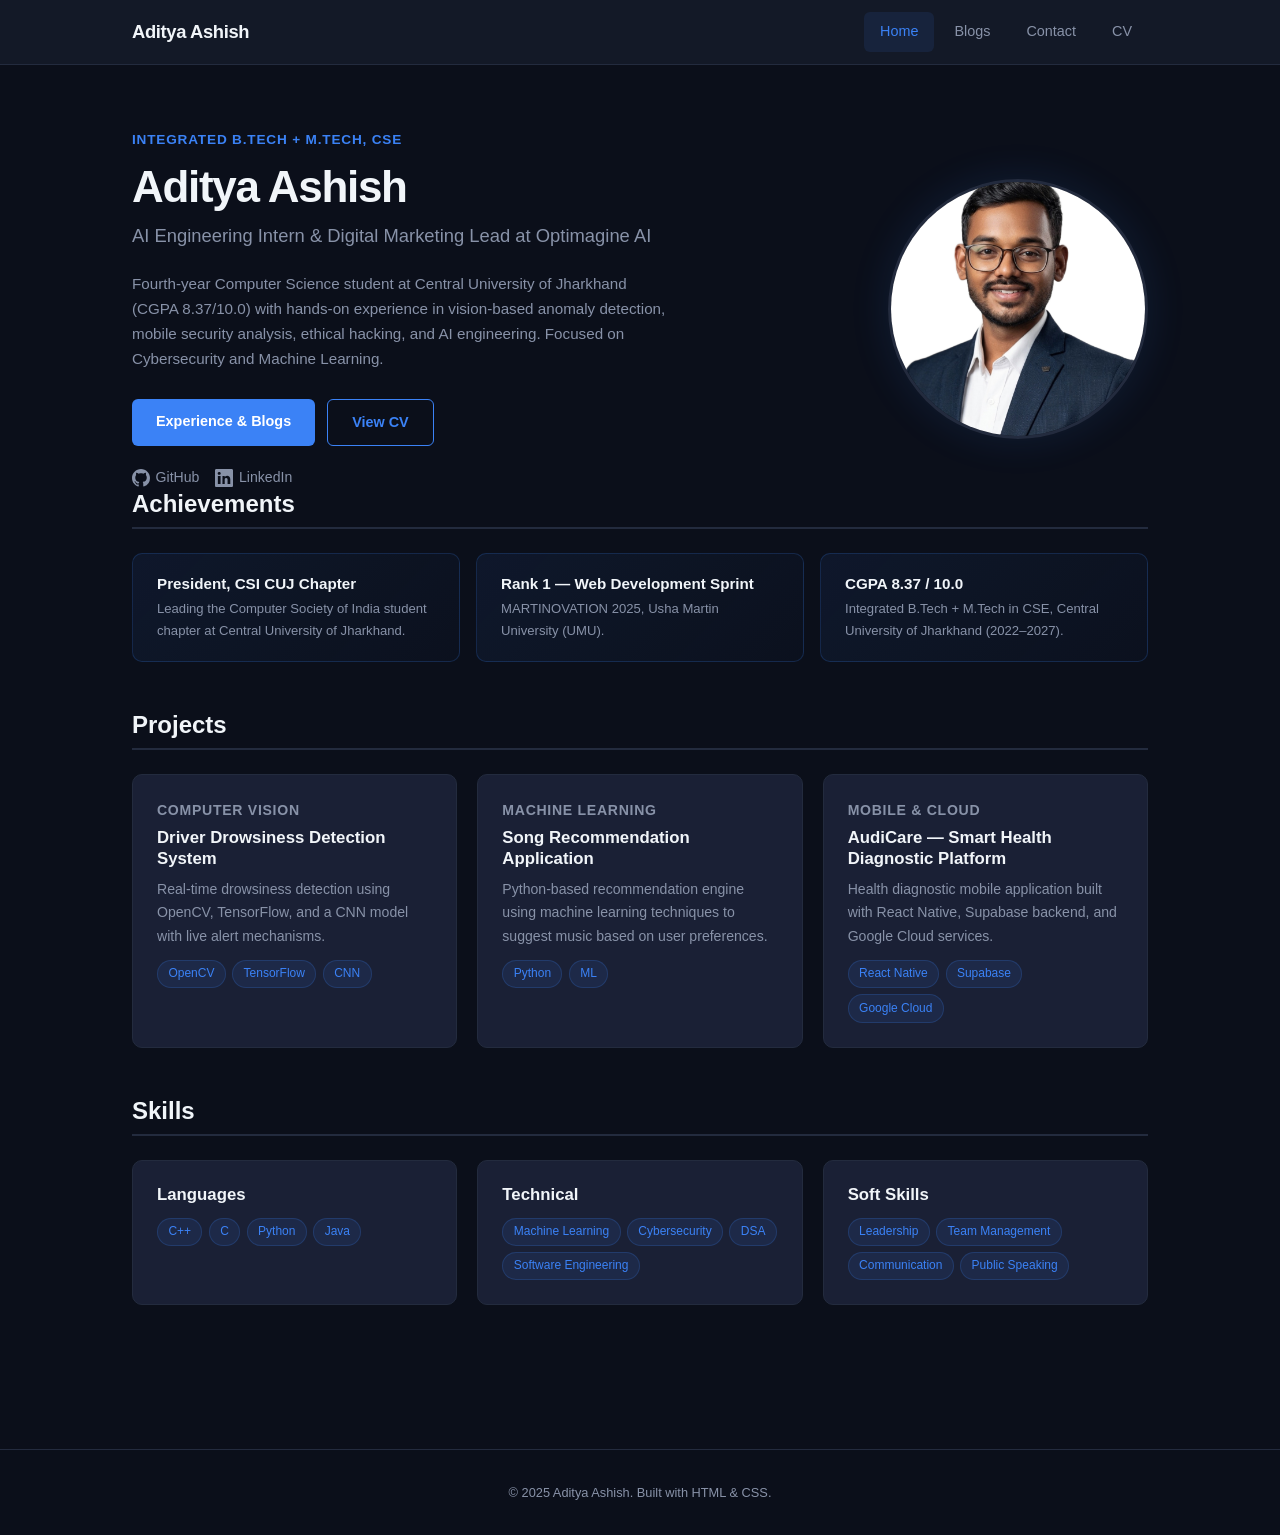
<file: index.html>
<!DOCTYPE html>
<html lang="en">
<head>
  <meta charset="UTF-8">
  <meta name="viewport" content="width=device-width, initial-scale=1.0">
  <title>Aditya Ashish — CSE Student &amp; AI Engineering Intern</title>
  <meta name="description" content="Portfolio of Aditya Ashish — Integrated B.Tech + M.Tech CSE student at CUJ, AI Engineering Intern at Optimagine AI, with interests in Cybersecurity and Machine Learning.">
  <link rel="stylesheet" href="style.css">
</head>
<body>

  <!-- Navigation -->
  <header class="site-nav">
    <div class="nav-inner">
      <a href="index.html" class="nav-brand">Aditya Ashish</a>
      <button class="nav-toggle" aria-label="Toggle navigation" aria-expanded="false" onclick="document.querySelector('.nav-links').classList.toggle('open');this.setAttribute('aria-expanded',this.getAttribute('aria-expanded')==='false')">
        <span></span><span></span><span></span>
      </button>
      <ul class="nav-links">
        <li><a class="active" href="index.html">Home</a></li>
        <li><a href="blogs.html">Blogs</a></li>
        <li><a href="contact.html">Contact</a></li>
        <li><a href="ADITYA_ASHISH.pdf" target="_blank" rel="noopener noreferrer">CV</a></li>
      </ul>
    </div>
  </header>

  <main class="page">

    <!-- Hero -->
    <section class="hero">
      <div class="hero-content">
        <p class="hero-eyebrow">Integrated B.Tech + M.Tech, CSE</p>
        <h1>Aditya Ashish</h1>
        <p class="hero-subtitle">AI Engineering Intern &amp; Digital Marketing Lead at Optimagine AI</p>
        <p class="hero-bio">
          Fourth-year Computer Science student at Central University of Jharkhand (CGPA 8.37/10.0)
          with hands-on experience in vision-based anomaly detection, mobile security analysis,
          ethical hacking, and AI engineering. Focused on Cybersecurity and Machine Learning.
        </p>
        <div class="btn-group">
          <a href="blogs.html" class="btn btn-primary">Experience &amp; Blogs</a>
          <a href="ADITYA_ASHISH.pdf" class="btn btn-outline" target="_blank" rel="noopener noreferrer">View CV</a>
        </div>
        <div class="social-row">
          <a href="https://github.com/ASHISH-ADITYA" target="_blank" rel="noopener noreferrer">
            <svg viewBox="0 0 16 16" aria-hidden="true"><path d="M8 0C3.58 0 0 3.58 0 8c0 3.54 2.29 6.53 5.47 7.59.4.07.55-.17.55-.38 0-.19-.01-.82-.01-1.49-2.01.37-2.53-.49-2.69-.94-.09-.23-.48-.94-.82-1.13-.28-.15-.68-.52-.01-.53.63-.01 1.08.58 1.23.82.72 1.21 1.87.87 2.33.66.07-.52.28-.87.51-1.07-1.78-.2-3.64-.89-3.64-3.95 0-.87.31-1.59.82-2.15-.08-.2-.36-1.02.08-2.12 0 0 .67-.21 2.2.82.64-.18 1.32-.27 2-.27.68 0 1.36.09 2 .27 1.53-1.04 2.2-.82 2.2-.82.44 1.1.16 1.92.08 2.12.51.56.82 1.27.82 2.15 0 3.07-1.87 3.75-3.65 3.95.29.25.54.73.54 1.48 0 1.07-.01 1.93-.01 2.2 0 .21.15.46.55.38A8.01 8.01 0 0016 8c0-4.42-3.58-8-8-8z"/></svg>
            GitHub
          </a>
          <a href="https://www.linkedin.com/in/aditya-ashish-14a0712b9/" target="_blank" rel="noopener noreferrer">
            <svg viewBox="0 0 16 16" aria-hidden="true"><path d="M0 1.146C0 .513.526 0 1.175 0h13.65C15.474 0 16 .513 16 1.146v13.708c0 .633-.526 1.146-1.175 1.146H1.175C.526 16 0 15.487 0 14.854V1.146zm4.943 12.248V6.169H2.542v7.225h2.401zm-1.2-8.212c.837 0 1.358-.554 1.358-1.248-.015-.709-.52-1.248-1.342-1.248-.822 0-1.359.54-1.359 1.248 0 .694.521 1.248 1.327 1.248h.016zm4.908 8.212V9.359c0-.216.016-.432.08-.586.173-.431.568-.878 1.232-.878.869 0 1.216.662 1.216 1.634v3.865h2.401V9.25c0-2.22-1.184-3.252-2.764-3.252-1.274 0-1.845.7-2.165 1.193V6.169H6.651c.032.678 0 7.225 0 7.225h2.401z"/></svg>
            LinkedIn
          </a>
        </div>
      </div>
      <div class="hero-portrait-wrap">
        <img
          class="hero-portrait"
          src="WhatsApp Image 2025-11-17 at 10.02.46 PM.png"
          alt="Portrait photograph of Aditya Ashish"
        >
      </div>
    </section>

    <!-- Achievements -->
    <section aria-labelledby="achievements-heading">
      <h2 id="achievements-heading" class="section-title">Achievements</h2>
      <div class="highlight-row">
        <div class="highlight">
          <h3>President, CSI CUJ Chapter</h3>
          <p>Leading the Computer Society of India student chapter at Central University of Jharkhand.</p>
        </div>
        <div class="highlight">
          <h3>Rank 1 — Web Development Sprint</h3>
          <p>MARTINOVATION 2025, Usha Martin University (UMU).</p>
        </div>
        <div class="highlight">
          <h3>CGPA 8.37 / 10.0</h3>
          <p>Integrated B.Tech + M.Tech in CSE, Central University of Jharkhand (2022–2027).</p>
        </div>
      </div>
    </section>

    <!-- Projects -->
    <section aria-labelledby="projects-heading">
      <h2 id="projects-heading" class="section-title">Projects</h2>
      <div class="card-grid">
        <article class="card">
          <p class="card-label">Computer Vision</p>
          <h3>Driver Drowsiness Detection System</h3>
          <p>Real-time drowsiness detection using OpenCV, TensorFlow, and a CNN model with live alert mechanisms.</p>
          <div class="tag-list">
            <span class="tag">OpenCV</span>
            <span class="tag">TensorFlow</span>
            <span class="tag">CNN</span>
          </div>
        </article>
        <article class="card">
          <p class="card-label">Machine Learning</p>
          <h3>Song Recommendation Application</h3>
          <p>Python-based recommendation engine using machine learning techniques to suggest music based on user preferences.</p>
          <div class="tag-list">
            <span class="tag">Python</span>
            <span class="tag">ML</span>
          </div>
        </article>
        <article class="card">
          <p class="card-label">Mobile &amp; Cloud</p>
          <h3>AudiCare — Smart Health Diagnostic Platform</h3>
          <p>Health diagnostic mobile application built with React Native, Supabase backend, and Google Cloud services.</p>
          <div class="tag-list">
            <span class="tag">React Native</span>
            <span class="tag">Supabase</span>
            <span class="tag">Google Cloud</span>
          </div>
        </article>
      </div>
    </section>

    <!-- Skills -->
    <section aria-labelledby="skills-heading">
      <h2 id="skills-heading" class="section-title">Skills</h2>
      <div class="card-grid">
        <div class="card">
          <h3>Languages</h3>
          <div class="tag-list">
            <span class="tag">C++</span>
            <span class="tag">C</span>
            <span class="tag">Python</span>
            <span class="tag">Java</span>
          </div>
        </div>
        <div class="card">
          <h3>Technical</h3>
          <div class="tag-list">
            <span class="tag">Machine Learning</span>
            <span class="tag">Cybersecurity</span>
            <span class="tag">DSA</span>
            <span class="tag">Software Engineering</span>
          </div>
        </div>
        <div class="card">
          <h3>Soft Skills</h3>
          <div class="tag-list">
            <span class="tag">Leadership</span>
            <span class="tag">Team Management</span>
            <span class="tag">Communication</span>
            <span class="tag">Public Speaking</span>
          </div>
        </div>
      </div>
    </section>

  </main>

  <footer class="site-footer">
    <p>&copy; 2025 Aditya Ashish. Built with HTML &amp; CSS.</p>
  </footer>

</body>
</html>
</file>
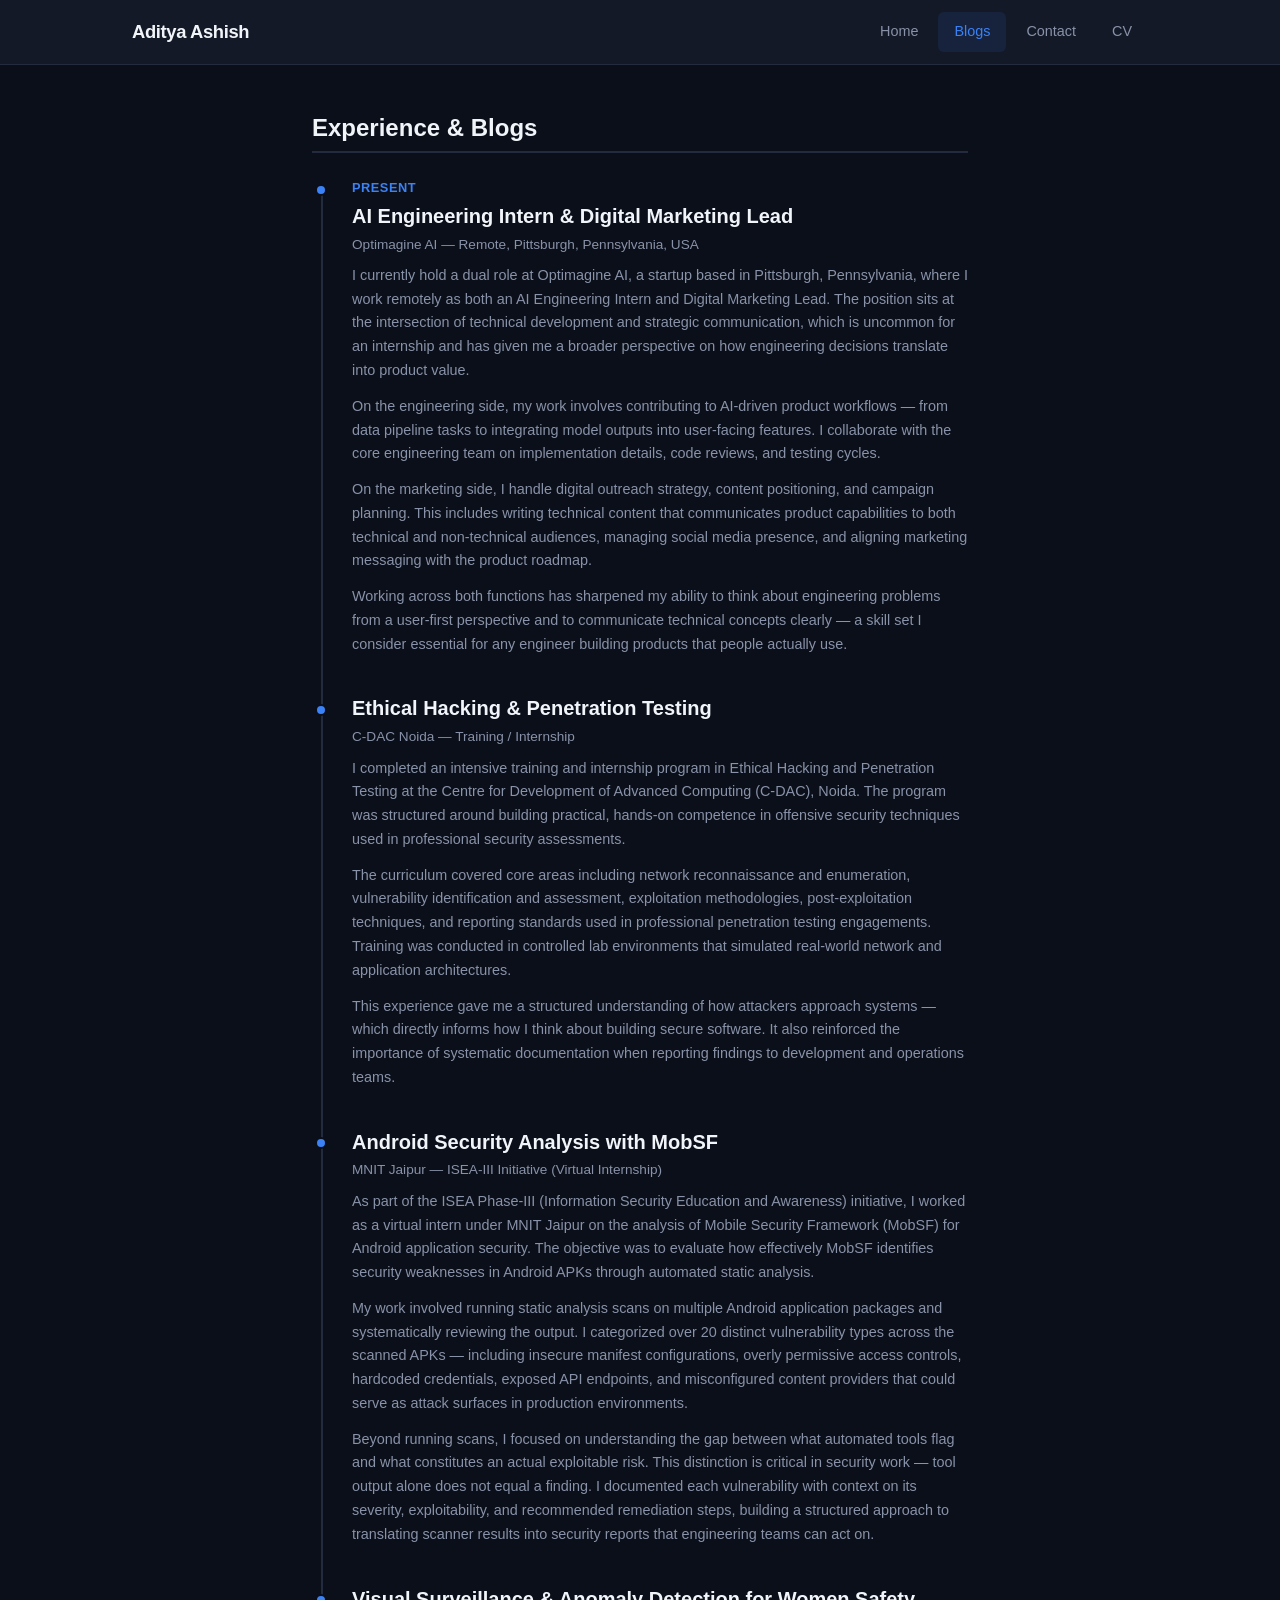
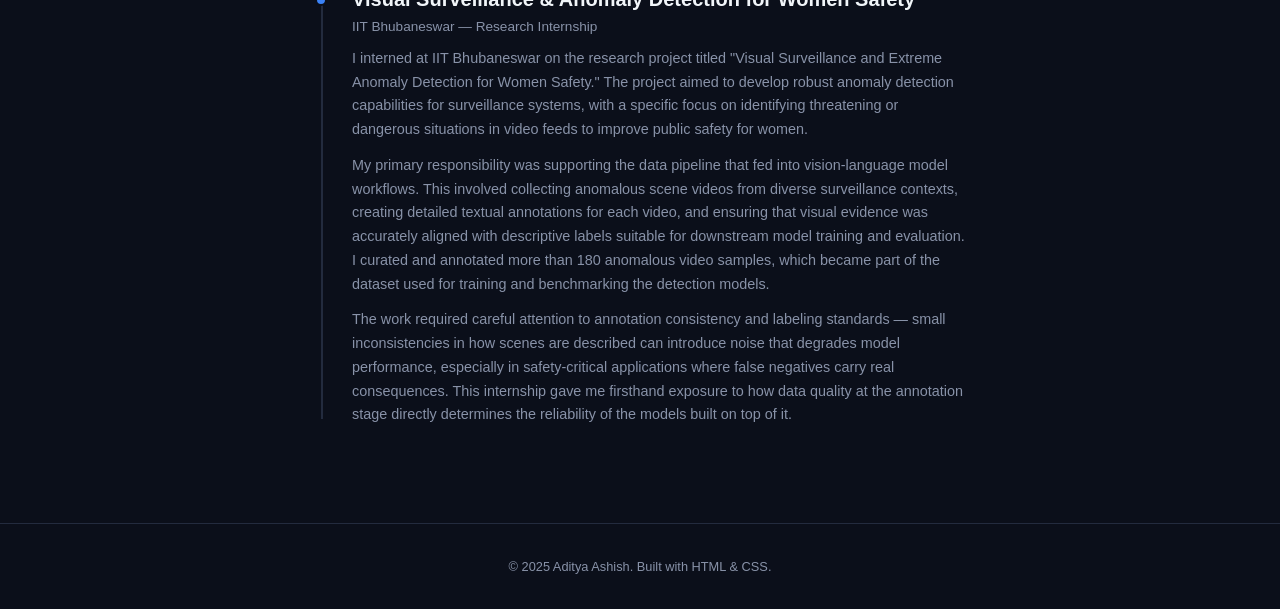
<file: blogs.html>
<!DOCTYPE html>
<html lang="en">
<head>
  <meta charset="UTF-8">
  <meta name="viewport" content="width=device-width, initial-scale=1.0">
  <title>Experience &amp; Blogs — Aditya Ashish</title>
  <meta name="description" content="Internship experiences and professional journey of Aditya Ashish — IIT Bhubaneswar, MNIT Jaipur, C-DAC Noida, and Optimagine AI.">
  <link rel="stylesheet" href="style.css">
</head>
<body>

  <!-- Navigation -->
  <header class="site-nav">
    <div class="nav-inner">
      <a href="index.html" class="nav-brand">Aditya Ashish</a>
      <button class="nav-toggle" aria-label="Toggle navigation" aria-expanded="false" onclick="document.querySelector('.nav-links').classList.toggle('open');this.setAttribute('aria-expanded',this.getAttribute('aria-expanded')==='false')">
        <span></span><span></span><span></span>
      </button>
      <ul class="nav-links">
        <li><a href="index.html">Home</a></li>
        <li><a class="active" href="blogs.html">Blogs</a></li>
        <li><a href="contact.html">Contact</a></li>
        <li><a href="ADITYA_ASHISH.pdf" target="_blank" rel="noopener noreferrer">CV</a></li>
      </ul>
    </div>
  </header>

  <main class="page page-narrow">

    <h1 class="section-title">Experience &amp; Blogs</h1>

    <div class="timeline">

      <!-- Optimagine AI -->
      <article class="timeline-item">
        <p class="timeline-date">Present</p>
        <h2>AI Engineering Intern &amp; Digital Marketing Lead</h2>
        <p class="timeline-role">Optimagine AI — Remote, Pittsburgh, Pennsylvania, USA</p>
        <div class="timeline-body">
          <p>
            I currently hold a dual role at Optimagine AI, a startup based in Pittsburgh,
            Pennsylvania, where I work remotely as both an AI Engineering Intern and
            Digital Marketing Lead. The position sits at the intersection of technical
            development and strategic communication, which is uncommon for an internship
            and has given me a broader perspective on how engineering decisions translate
            into product value.
          </p>
          <p>
            On the engineering side, my work involves contributing to AI-driven product
            workflows — from data pipeline tasks to integrating model outputs into
            user-facing features. I collaborate with the core engineering team on
            implementation details, code reviews, and testing cycles.
          </p>
          <p>
            On the marketing side, I handle digital outreach strategy, content positioning,
            and campaign planning. This includes writing technical content that communicates
            product capabilities to both technical and non-technical audiences, managing
            social media presence, and aligning marketing messaging with the product roadmap.
          </p>
          <p>
            Working across both functions has sharpened my ability to think about
            engineering problems from a user-first perspective and to communicate
            technical concepts clearly — a skill set I consider essential for any
            engineer building products that people actually use.
          </p>
        </div>
      </article>

      <!-- C-DAC Noida -->
      <article class="timeline-item">
        <h2>Ethical Hacking &amp; Penetration Testing</h2>
        <p class="timeline-role">C-DAC Noida — Training / Internship</p>
        <div class="timeline-body">
          <p>
            I completed an intensive training and internship program in Ethical Hacking
            and Penetration Testing at the Centre for Development of Advanced Computing
            (C-DAC), Noida. The program was structured around building practical,
            hands-on competence in offensive security techniques used in professional
            security assessments.
          </p>
          <p>
            The curriculum covered core areas including network reconnaissance and
            enumeration, vulnerability identification and assessment, exploitation
            methodologies, post-exploitation techniques, and reporting standards
            used in professional penetration testing engagements. Training was
            conducted in controlled lab environments that simulated real-world
            network and application architectures.
          </p>
          <p>
            This experience gave me a structured understanding of how attackers
            approach systems — which directly informs how I think about building
            secure software. It also reinforced the importance of systematic
            documentation when reporting findings to development and operations teams.
          </p>
        </div>
      </article>

      <!-- MNIT Jaipur -->
      <article class="timeline-item">
        <h2>Android Security Analysis with MobSF</h2>
        <p class="timeline-role">MNIT Jaipur — ISEA-III Initiative (Virtual Internship)</p>
        <div class="timeline-body">
          <p>
            As part of the ISEA Phase-III (Information Security Education and Awareness)
            initiative, I worked as a virtual intern under MNIT Jaipur on the analysis
            of Mobile Security Framework (MobSF) for Android application security. The
            objective was to evaluate how effectively MobSF identifies security weaknesses
            in Android APKs through automated static analysis.
          </p>
          <p>
            My work involved running static analysis scans on multiple Android application
            packages and systematically reviewing the output. I categorized over 20 distinct
            vulnerability types across the scanned APKs — including insecure manifest
            configurations, overly permissive access controls, hardcoded credentials,
            exposed API endpoints, and misconfigured content providers that could serve
            as attack surfaces in production environments.
          </p>
          <p>
            Beyond running scans, I focused on understanding the gap between what automated
            tools flag and what constitutes an actual exploitable risk. This distinction
            is critical in security work — tool output alone does not equal a finding.
            I documented each vulnerability with context on its severity, exploitability,
            and recommended remediation steps, building a structured approach to translating
            scanner results into security reports that engineering teams can act on.
          </p>
        </div>
      </article>

      <!-- IIT Bhubaneswar -->
      <article class="timeline-item">
        <h2>Visual Surveillance &amp; Anomaly Detection for Women Safety</h2>
        <p class="timeline-role">IIT Bhubaneswar — Research Internship</p>
        <div class="timeline-body">
          <p>
            I interned at IIT Bhubaneswar on the research project titled "Visual
            Surveillance and Extreme Anomaly Detection for Women Safety." The project
            aimed to develop robust anomaly detection capabilities for surveillance
            systems, with a specific focus on identifying threatening or dangerous
            situations in video feeds to improve public safety for women.
          </p>
          <p>
            My primary responsibility was supporting the data pipeline that fed into
            vision-language model workflows. This involved collecting anomalous scene
            videos from diverse surveillance contexts, creating detailed textual
            annotations for each video, and ensuring that visual evidence was
            accurately aligned with descriptive labels suitable for downstream
            model training and evaluation. I curated and annotated more than 180
            anomalous video samples, which became part of the dataset used for
            training and benchmarking the detection models.
          </p>
          <p>
            The work required careful attention to annotation consistency and
            labeling standards — small inconsistencies in how scenes are described
            can introduce noise that degrades model performance, especially in
            safety-critical applications where false negatives carry real
            consequences. This internship gave me firsthand exposure to how
            data quality at the annotation stage directly determines the
            reliability of the models built on top of it.
          </p>
        </div>
      </article>

    </div>

  </main>

  <footer class="site-footer">
    <p>&copy; 2025 Aditya Ashish. Built with HTML &amp; CSS.</p>
  </footer>

</body>
</html>
</file>
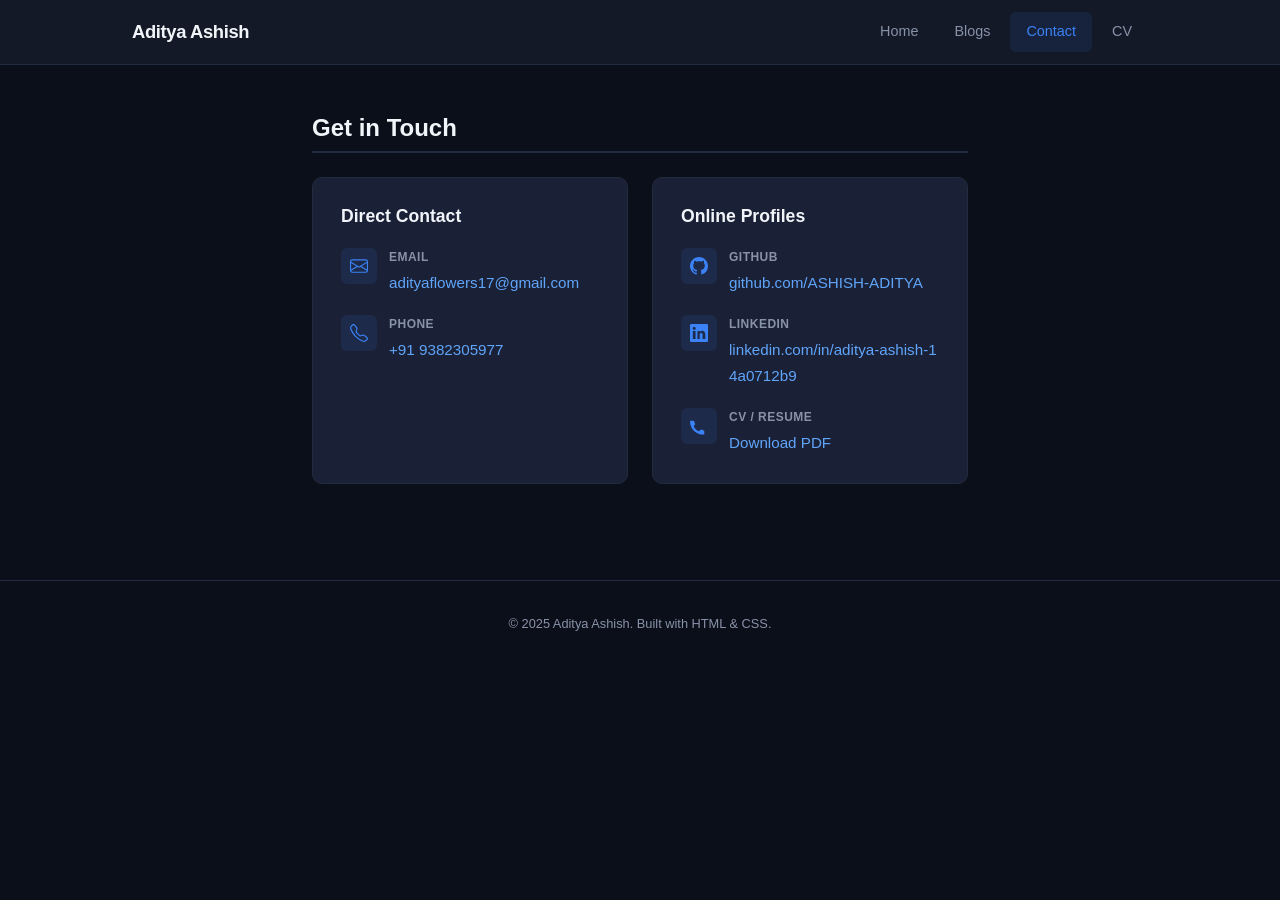
<file: contact.html>
<!DOCTYPE html>
<html lang="en">
<head>
  <meta charset="UTF-8">
  <meta name="viewport" content="width=device-width, initial-scale=1.0">
  <title>Contact — Aditya Ashish</title>
  <meta name="description" content="Get in touch with Aditya Ashish — email, phone, GitHub, and LinkedIn.">
  <link rel="stylesheet" href="style.css">
</head>
<body>

  <!-- Navigation -->
  <header class="site-nav">
    <div class="nav-inner">
      <a href="index.html" class="nav-brand">Aditya Ashish</a>
      <button class="nav-toggle" aria-label="Toggle navigation" aria-expanded="false" onclick="document.querySelector('.nav-links').classList.toggle('open');this.setAttribute('aria-expanded',this.getAttribute('aria-expanded')==='false')">
        <span></span><span></span><span></span>
      </button>
      <ul class="nav-links">
        <li><a href="index.html">Home</a></li>
        <li><a href="blogs.html">Blogs</a></li>
        <li><a class="active" href="contact.html">Contact</a></li>
        <li><a href="ADITYA_ASHISH.pdf" target="_blank" rel="noopener noreferrer">CV</a></li>
      </ul>
    </div>
  </header>

  <main class="page page-narrow">

    <h1 class="section-title">Get in Touch</h1>

    <div class="contact-grid">

      <div class="contact-card">
        <h2>Direct Contact</h2>

        <div class="contact-item">
          <div class="contact-item-icon">
            <svg viewBox="0 0 16 16" aria-hidden="true"><path d="M0 4a2 2 0 012-2h12a2 2 0 012 2v8a2 2 0 01-2 2H2a2 2 0 01-2-2V4zm2-1a1 1 0 00-1 1v.217l7 4.2 7-4.2V4a1 1 0 00-1-1H2zm13 2.383l-4.758 2.855L15 11.114V5.383zm-.034 6.878L9.271 8.82 8 9.583 6.728 8.82l-5.694 3.44A1 1 0 002 13h12a1 1 0 00.966-.739zM1 11.114l4.758-2.876L1 5.383v5.731z"/></svg>
          </div>
          <div>
            <p class="contact-item-label">Email</p>
            <p class="contact-item-value">
              <a href="mailto:adityaflowers17@gmail.com">adityaflowers17@gmail.com</a>
            </p>
          </div>
        </div>

        <div class="contact-item">
          <div class="contact-item-icon">
            <svg viewBox="0 0 16 16" aria-hidden="true"><path d="M3.654 1.328a.678.678 0 00-1.015-.063L1.605 2.3c-.483.484-.661 1.169-.45 1.77a17.568 17.568 0 004.168 6.608 17.569 17.569 0 006.608 4.168c.601.211 1.286.033 1.77-.45l1.034-1.034a.678.678 0 00-.063-1.015l-2.307-1.794a.678.678 0 00-.58-.122l-2.19.547a1.745 1.745 0 01-1.657-.459L5.482 8.062a1.745 1.745 0 01-.46-1.657l.548-2.19a.678.678 0 00-.122-.58L3.654 1.328zM1.884.511a1.745 1.745 0 012.612.163L6.29 2.98c.329.423.445.974.315 1.494l-.547 2.19a.678.678 0 00.178.643l2.457 2.457a.678.678 0 00.644.178l2.189-.547a1.745 1.745 0 011.494.315l2.306 1.794c.829.645.905 1.87.163 2.611l-1.034 1.034c-.74.74-1.846 1.065-2.877.702a18.634 18.634 0 01-7.01-4.42 18.634 18.634 0 01-4.42-7.009c-.362-1.03-.037-2.137.703-2.877L1.885.511z"/></svg>
          </div>
          <div>
            <p class="contact-item-label">Phone</p>
            <p class="contact-item-value">
              <a href="tel:+919382305977">+91 9382305977</a>
            </p>
          </div>
        </div>
      </div>

      <div class="contact-card">
        <h2>Online Profiles</h2>

        <div class="contact-item">
          <div class="contact-item-icon">
            <svg viewBox="0 0 16 16" aria-hidden="true"><path d="M8 0C3.58 0 0 3.58 0 8c0 3.54 2.29 6.53 5.47 7.59.4.07.55-.17.55-.38 0-.19-.01-.82-.01-1.49-2.01.37-2.53-.49-2.69-.94-.09-.23-.48-.94-.82-1.13-.28-.15-.68-.52-.01-.53.63-.01 1.08.58 1.23.82.72 1.21 1.87.87 2.33.66.07-.52.28-.87.51-1.07-1.78-.2-3.64-.89-3.64-3.95 0-.87.31-1.59.82-2.15-.08-.2-.36-1.02.08-2.12 0 0 .67-.21 2.2.82.64-.18 1.32-.27 2-.27.68 0 1.36.09 2 .27 1.53-1.04 2.2-.82 2.2-.82.44 1.1.16 1.92.08 2.12.51.56.82 1.27.82 2.15 0 3.07-1.87 3.75-3.65 3.95.29.25.54.73.54 1.48 0 1.07-.01 1.93-.01 2.2 0 .21.15.46.55.38A8.01 8.01 0 0016 8c0-4.42-3.58-8-8-8z"/></svg>
          </div>
          <div>
            <p class="contact-item-label">GitHub</p>
            <p class="contact-item-value">
              <a href="https://github.com/ASHISH-ADITYA" target="_blank" rel="noopener noreferrer">github.com/ASHISH-ADITYA</a>
            </p>
          </div>
        </div>

        <div class="contact-item">
          <div class="contact-item-icon">
            <svg viewBox="0 0 16 16" aria-hidden="true"><path d="M0 1.146C0 .513.526 0 1.175 0h13.65C15.474 0 16 .513 16 1.146v13.708c0 .633-.526 1.146-1.175 1.146H1.175C.526 16 0 15.487 0 14.854V1.146zm4.943 12.248V6.169H2.542v7.225h2.401zm-1.2-8.212c.837 0 1.358-.554 1.358-1.248-.015-.709-.52-1.248-1.342-1.248-.822 0-1.359.54-1.359 1.248 0 .694.521 1.248 1.327 1.248h.016zm4.908 8.212V9.359c0-.216.016-.432.08-.586.173-.431.568-.878 1.232-.878.869 0 1.216.662 1.216 1.634v3.865h2.401V9.25c0-2.22-1.184-3.252-2.764-3.252-1.274 0-1.845.7-2.165 1.193V6.169H6.651c.032.678 0 7.225 0 7.225h2.401z"/></svg>
          </div>
          <div>
            <p class="contact-item-label">LinkedIn</p>
            <p class="contact-item-value">
              <a href="https://www.linkedin.com/in/aditya-ashish-14a0712b9/" target="_blank" rel="noopener noreferrer">linkedin.com/in/aditya-ashish-14a0712b9</a>
            </p>
          </div>
        </div>

        <div class="contact-item">
          <div class="contact-item-icon">
            <svg viewBox="0 0 16 16" aria-hidden="true"><path d="M4.715 6.542L3.343 7.914a7.25 7.25 0 004.715 4.715l1.372-1.372a.5.5 0 01.55-.116l2.4.96a.5.5 0 01.31.462v2.587a.5.5 0 01-.5.5C5.523 16 0 10.477 0 3.75a.5.5 0 01.5-.5h2.587a.5.5 0 01.462.31l.96 2.4a.5.5 0 01-.116.55z"/><path d="M14.5 2h-13A.5.5 0 001 2.5v3a.5.5 0 00.5.5h13a.5.5 0 00.5-.5v-3a.5.5 0 00-.5-.5zM2 3h12v2H2V3z" fill="none"/><path d="M14 0a2 2 0 012 2v12a2 2 0 01-2 2H2a2 2 0 01-2-2V2a2 2 0 012-2h12z" fill="none"/></svg>
          </div>
          <div>
            <p class="contact-item-label">CV / Resume</p>
            <p class="contact-item-value">
              <a href="ADITYA_ASHISH.pdf" target="_blank" rel="noopener noreferrer">Download PDF</a>
            </p>
          </div>
        </div>
      </div>

    </div>

  </main>

  <footer class="site-footer">
    <p>&copy; 2025 Aditya Ashish. Built with HTML &amp; CSS.</p>
  </footer>

</body>
</html>
</file>
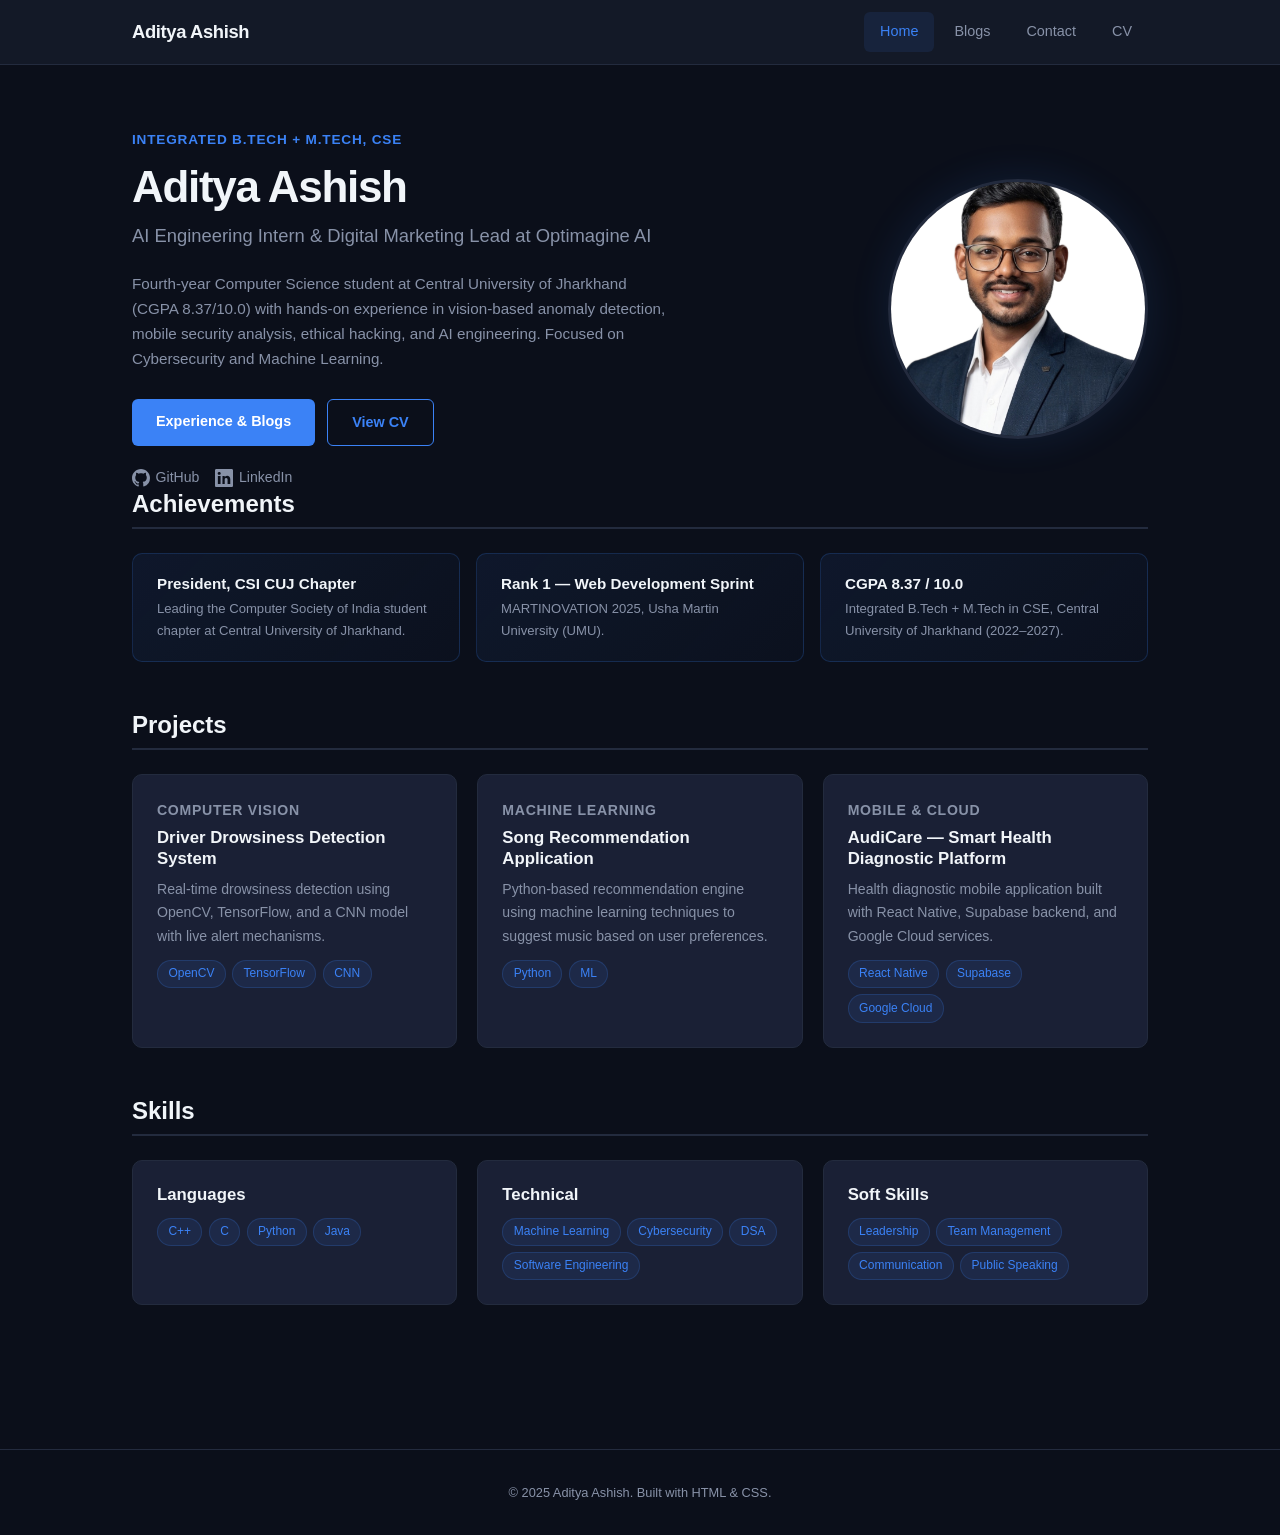
<file: home.html>
<!DOCTYPE html>
<html lang="en">
<head>
  <meta charset="UTF-8">
  <meta name="viewport" content="width=device-width, initial-scale=1.0">
  <meta http-equiv="refresh" content="0;url=index.html">
  <title>Redirecting…</title>
</head>
<body>
  <p>Redirecting to <a href="index.html">Home</a>…</p>
</body>
</html>
</file>
<file: style.css>
/* ===== Design Tokens ===== */
:root {
  --color-bg:        #0b0f1a;
  --color-surface:   #131927;
  --color-card:      #1a2035;
  --color-border:    #232b3e;
  --color-text:      #e2e8f0;
  --color-muted:     #8892a8;
  --color-accent:    #3b82f6;
  --color-accent-hover: #60a5fa;
  --color-heading:   #f1f5f9;
  --color-link:      #60a5fa;

  --font-sans: 'Inter', -apple-system, BlinkMacSystemFont, 'Segoe UI', Roboto, sans-serif;
  --font-mono: 'JetBrains Mono', 'Fira Code', monospace;

  --w-content: 1080px;
  --w-narrow:  720px;
  --radius:    10px;
  --radius-sm: 6px;
  --shadow-card: 0 2px 12px rgba(0,0,0,.35);
  --transition: 0.2s ease;
}

/* ===== Reset ===== */
*, *::before, *::after { box-sizing: border-box; margin: 0; padding: 0; }

html {
  scroll-behavior: smooth;
  -webkit-text-size-adjust: 100%;
}

body {
  font-family: var(--font-sans);
  background: var(--color-bg);
  color: var(--color-text);
  line-height: 1.65;
  min-height: 100vh;
}

img { max-width: 100%; display: block; }
a { color: var(--color-link); text-decoration: none; transition: color var(--transition); }
a:hover { color: var(--color-accent-hover); }
a:focus-visible {
  outline: 2px solid var(--color-accent);
  outline-offset: 3px;
  border-radius: 2px;
}

h1, h2, h3, h4 {
  color: var(--color-heading);
  line-height: 1.25;
  font-weight: 700;
}

/* ===== Navigation ===== */
.site-nav {
  position: sticky;
  top: 0;
  z-index: 100;
  background: var(--color-surface);
  border-bottom: 1px solid var(--color-border);
  backdrop-filter: blur(12px);
}

.nav-inner {
  max-width: var(--w-content);
  margin: 0 auto;
  display: flex;
  align-items: center;
  justify-content: space-between;
  padding: 0 2rem;
  height: 64px;
}

.nav-brand {
  font-size: 1.15rem;
  font-weight: 700;
  color: var(--color-heading);
  letter-spacing: -0.02em;
}
.nav-brand:hover { color: var(--color-accent); }

.nav-links {
  list-style: none;
  display: flex;
  gap: 0.25rem;
}

.nav-links a {
  display: block;
  padding: 0.5rem 1rem;
  font-size: 0.9rem;
  font-weight: 500;
  color: var(--color-muted);
  border-radius: var(--radius-sm);
  transition: color var(--transition), background var(--transition);
}

.nav-links a:hover {
  color: var(--color-heading);
  background: rgba(255,255,255,.05);
}

.nav-links a.active {
  color: var(--color-accent);
  background: rgba(59,130,246,.1);
}

/* Mobile hamburger */
.nav-toggle {
  display: none;
  background: none;
  border: none;
  cursor: pointer;
  padding: 0.5rem;
}

.nav-toggle span {
  display: block;
  width: 22px;
  height: 2px;
  background: var(--color-text);
  margin: 5px 0;
  border-radius: 2px;
  transition: transform var(--transition), opacity var(--transition);
}

/* ===== Page Wrapper ===== */
.page {
  max-width: var(--w-content);
  margin: 0 auto;
  padding: 3rem 2rem 4rem;
}

.page-narrow {
  max-width: var(--w-narrow);
}

/* ===== Hero (Home) ===== */
.hero {
  display: grid;
  grid-template-columns: 1fr auto;
  gap: 3rem;
  align-items: center;
  padding-top: 1rem;
}

.hero-portrait {
  width: 260px;
  height: 260px;
  border-radius: 50%;
  object-fit: cover;
  border: 3px solid var(--color-border);
  box-shadow: 0 0 40px rgba(59,130,246,.12);
}

.hero-eyebrow {
  font-size: 0.85rem;
  font-weight: 600;
  color: var(--color-accent);
  letter-spacing: 0.06em;
  text-transform: uppercase;
  margin-bottom: 0.5rem;
}

.hero h1 {
  font-size: 2.75rem;
  letter-spacing: -0.03em;
  margin-bottom: 0.4rem;
}

.hero-subtitle {
  font-size: 1.15rem;
  color: var(--color-muted);
  font-weight: 400;
  margin-bottom: 1.25rem;
}

.hero-bio {
  color: var(--color-muted);
  max-width: 540px;
  margin-bottom: 1.75rem;
  font-size: 0.95rem;
}

/* ===== Buttons ===== */
.btn {
  display: inline-block;
  padding: 0.65rem 1.5rem;
  font-size: 0.9rem;
  font-weight: 600;
  border-radius: var(--radius-sm);
  transition: background var(--transition), box-shadow var(--transition), transform var(--transition);
  cursor: pointer;
  border: none;
}

.btn-primary {
  background: var(--color-accent);
  color: #fff;
}
.btn-primary:hover {
  background: var(--color-accent-hover);
  color: #fff;
  box-shadow: 0 4px 16px rgba(59,130,246,.3);
  transform: translateY(-1px);
}

.btn-outline {
  background: transparent;
  color: var(--color-accent);
  border: 1.5px solid var(--color-accent);
}
.btn-outline:hover {
  background: rgba(59,130,246,.1);
  color: var(--color-accent-hover);
}

.btn-group {
  display: flex;
  gap: 0.75rem;
  flex-wrap: wrap;
}

/* ===== Social Row ===== */
.social-row {
  display: flex;
  gap: 1rem;
  margin-top: 1.25rem;
}

.social-row a {
  font-size: 0.88rem;
  font-weight: 500;
  color: var(--color-muted);
  display: flex;
  align-items: center;
  gap: 0.35rem;
}
.social-row a:hover { color: var(--color-accent); }

.social-row svg {
  width: 18px;
  height: 18px;
  fill: currentColor;
}

/* ===== Section Titles ===== */
.section-title {
  font-size: 1.5rem;
  margin-bottom: 1.5rem;
  padding-bottom: 0.5rem;
  border-bottom: 2px solid var(--color-border);
}

/* ===== Cards Grid ===== */
.card-grid {
  display: grid;
  grid-template-columns: repeat(auto-fill, minmax(300px, 1fr));
  gap: 1.25rem;
  margin-bottom: 3rem;
}

.card {
  background: var(--color-card);
  border: 1px solid var(--color-border);
  border-radius: var(--radius);
  padding: 1.5rem;
  transition: border-color var(--transition), box-shadow var(--transition), transform var(--transition);
}
.card:hover {
  border-color: rgba(59,130,246,.3);
  box-shadow: var(--shadow-card);
  transform: translateY(-2px);
}

.card h3 {
  font-size: 1.05rem;
  margin-bottom: 0.5rem;
}

.card p {
  font-size: 0.88rem;
  color: var(--color-muted);
}

.card-label {
  font-size: 0.75rem;
  font-weight: 600;
  color: var(--color-accent);
  text-transform: uppercase;
  letter-spacing: 0.05em;
  margin-bottom: 0.35rem;
}

/* ===== Tag / Chip ===== */
.tag-list {
  display: flex;
  flex-wrap: wrap;
  gap: 0.4rem;
  margin-top: 0.75rem;
}

.tag {
  display: inline-block;
  padding: 0.2rem 0.65rem;
  font-size: 0.75rem;
  font-weight: 500;
  background: rgba(59,130,246,.1);
  color: var(--color-accent);
  border-radius: 999px;
  border: 1px solid rgba(59,130,246,.2);
}

/* ===== Skills List ===== */
.skills-group {
  margin-bottom: 1.75rem;
}

.skills-group h3 {
  font-size: 0.95rem;
  color: var(--color-muted);
  font-weight: 600;
  margin-bottom: 0.5rem;
}

/* ===== Timeline (Blogs) ===== */
.timeline {
  position: relative;
  padding-left: 2.5rem;
}

.timeline::before {
  content: '';
  position: absolute;
  left: 0.55rem;
  top: 0.5rem;
  bottom: 0.5rem;
  width: 2px;
  background: var(--color-border);
}

.timeline-item {
  position: relative;
  margin-bottom: 2.5rem;
}

.timeline-item::before {
  content: '';
  position: absolute;
  left: -2.5rem;
  top: 0.45rem;
  width: 12px;
  height: 12px;
  border-radius: 50%;
  background: var(--color-accent);
  border: 2px solid var(--color-bg);
  margin-left: calc(0.55rem - 6px);
}

.timeline-item:last-child { margin-bottom: 0; }

.timeline-date {
  font-size: 0.8rem;
  font-weight: 600;
  color: var(--color-accent);
  text-transform: uppercase;
  letter-spacing: 0.04em;
  margin-bottom: 0.35rem;
}

.timeline-role {
  font-size: 0.85rem;
  color: var(--color-muted);
  margin-bottom: 0.5rem;
}

.timeline-item h2 {
  font-size: 1.25rem;
  margin-bottom: 0.3rem;
}

.timeline-body {
  color: var(--color-muted);
  font-size: 0.9rem;
}

.timeline-body p {
  margin-bottom: 0.75rem;
}

.timeline-body p:last-child {
  margin-bottom: 0;
}

/* ===== Contact ===== */
.contact-grid {
  display: grid;
  grid-template-columns: 1fr 1fr;
  gap: 1.5rem;
}

.contact-card {
  background: var(--color-card);
  border: 1px solid var(--color-border);
  border-radius: var(--radius);
  padding: 1.75rem;
}

.contact-card h2 {
  font-size: 1.1rem;
  margin-bottom: 1.25rem;
}

.contact-item {
  display: flex;
  align-items: flex-start;
  gap: 0.75rem;
  margin-bottom: 1.25rem;
}

.contact-item:last-child { margin-bottom: 0; }

.contact-item-icon {
  flex-shrink: 0;
  width: 36px;
  height: 36px;
  display: flex;
  align-items: center;
  justify-content: center;
  background: rgba(59,130,246,.1);
  border-radius: var(--radius-sm);
  color: var(--color-accent);
}

.contact-item-icon svg {
  width: 18px;
  height: 18px;
  fill: currentColor;
}

.contact-item-label {
  font-size: 0.75rem;
  font-weight: 600;
  color: var(--color-muted);
  text-transform: uppercase;
  letter-spacing: 0.04em;
  margin-bottom: 0.15rem;
}

.contact-item-value {
  font-size: 0.95rem;
}

.contact-item-value a {
  word-break: break-all;
}

/* ===== Footer ===== */
.site-footer {
  text-align: center;
  padding: 2rem;
  font-size: 0.8rem;
  color: var(--color-muted);
  border-top: 1px solid var(--color-border);
  margin-top: 2rem;
}

/* ===== Achievement highlight ===== */
.highlight-row {
  display: flex;
  flex-wrap: wrap;
  gap: 1rem;
  margin-bottom: 3rem;
}

.highlight {
  flex: 1 1 220px;
  background: linear-gradient(135deg, rgba(59,130,246,.08), rgba(59,130,246,.02));
  border: 1px solid rgba(59,130,246,.2);
  border-radius: var(--radius);
  padding: 1.25rem 1.5rem;
}

.highlight h3 {
  font-size: 0.95rem;
  margin-bottom: 0.3rem;
}

.highlight p {
  font-size: 0.82rem;
  color: var(--color-muted);
}

/* ===== Responsive ===== */

/* Tablet */
@media (max-width: 768px) {
  .nav-inner {
    padding: 0 1.25rem;
  }

  .nav-toggle { display: block; }

  .nav-links {
    display: none;
    position: absolute;
    top: 64px;
    left: 0;
    right: 0;
    background: var(--color-surface);
    flex-direction: column;
    padding: 0.75rem 1.25rem 1rem;
    border-bottom: 1px solid var(--color-border);
    gap: 0;
  }

  .nav-links.open { display: flex; }

  .nav-links a {
    padding: 0.65rem 0.75rem;
  }

  .hero {
    grid-template-columns: 1fr;
    text-align: center;
  }

  .hero-content { order: 2; }
  .hero-portrait-wrap { order: 1; justify-self: center; }

  .hero-portrait {
    width: 180px;
    height: 180px;
  }

  .hero h1 { font-size: 2rem; }

  .hero-bio { margin-left: auto; margin-right: auto; }

  .btn-group { justify-content: center; }
  .social-row { justify-content: center; }

  .page { padding: 2rem 1.25rem 3rem; }

  .contact-grid { grid-template-columns: 1fr; }

  .card-grid { grid-template-columns: 1fr; }
}

/* Small mobile */
@media (max-width: 480px) {
  .hero h1 { font-size: 1.65rem; }
  .hero-portrait { width: 150px; height: 150px; }
  .highlight-row { flex-direction: column; }
  .section-title { font-size: 1.3rem; }
}
</file>
